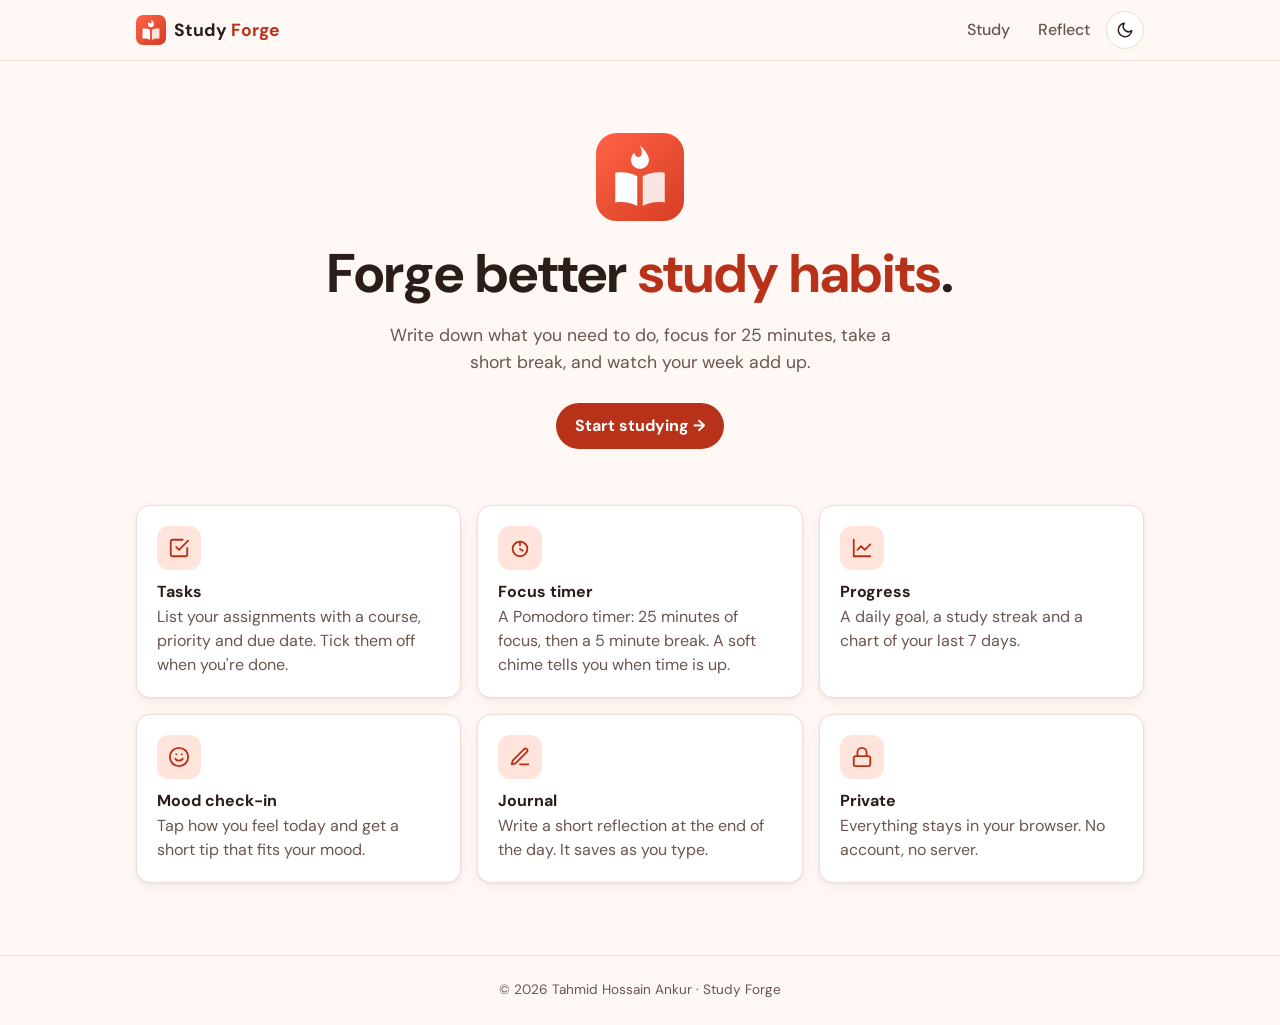
<file: index.html>
<!DOCTYPE html>
<html lang="en">
<head>
  <meta charset="UTF-8" />
  <meta name="viewport" content="width=device-width, initial-scale=1.0, viewport-fit=cover" />
  <title>Study Forge</title>
  <meta name="description" content="A simple study app for students: tasks, a focus timer, progress tracking and a daily journal." />
  <meta name="theme-color" content="#fff8f5" media="(prefers-color-scheme: light)" />
  <meta name="theme-color" content="#1b1412" media="(prefers-color-scheme: dark)" />
  <link rel="icon" href="icon.svg" />
  <link rel="manifest" href="manifest.json" />
  <link rel="apple-touch-icon" href="icons/apple-touch-icon.png" />
  <meta name="mobile-web-app-capable" content="yes" />
  <meta name="apple-mobile-web-app-capable" content="yes" />
  <meta name="apple-mobile-web-app-title" content="Study Forge" />
  <meta name="apple-mobile-web-app-status-bar-style" content="default" />
  <link rel="stylesheet" href="style.css" />
  <script src="script.js"></script>
</head>
<body>

  <header class="topbar">
    <div class="container">
      <a href="index.html" class="brand">
        <img src="icon.svg" alt="" />
        <span>Study <span class="brand-accent">Forge</span></span>
      </a>
      <nav class="nav">
        <a href="dashboard.html">Study</a>
        <a href="reflect.html">Reflect</a>
        <button class="theme-btn" id="theme-btn" aria-label="Toggle dark mode">
          <svg class="icon-moon" viewBox="0 0 24 24" fill="none" stroke="currentColor" stroke-width="2" stroke-linecap="round" stroke-linejoin="round"><path d="M21 12.8A9 9 0 1111.2 3a7 7 0 009.8 9.8z"/></svg>
          <svg class="icon-sun" viewBox="0 0 24 24" fill="none" stroke="currentColor" stroke-width="2" stroke-linecap="round" stroke-linejoin="round"><circle cx="12" cy="12" r="4"/><path d="M12 2v2M12 20v2M4.9 4.9l1.4 1.4M17.7 17.7l1.4 1.4M2 12h2M20 12h2M4.9 19.1l1.4-1.4M17.7 6.3l1.4-1.4"/></svg>
        </button>
      </nav>
    </div>
  </header>

  <main class="container">
    <section class="hero">
      <img class="hero-icon" src="icon.svg" alt="" />
      <h1>Forge better <em>study habits</em>.</h1>
      <p>Write down what you need to do, focus for 25 minutes, take a short break, and watch your week add up.</p>
      <a href="dashboard.html" class="btn btn-primary">Start studying →</a>
    </section>

    <section class="features">
      <div class="card feature">
        <div class="feature-icon"><svg viewBox="0 0 24 24" fill="none" stroke="currentColor" stroke-width="2" stroke-linecap="round" stroke-linejoin="round" aria-hidden="true"><path d="M9 11l3 3L22 4"/><path d="M21 12v7a2 2 0 01-2 2H5a2 2 0 01-2-2V5a2 2 0 012-2h11"/></svg></div>
        <h2 class="feature-title">Tasks</h2>
        <p>List your assignments with a course, priority and due date. Tick them off when you're done.</p>
      </div>
      <div class="card feature">
        <div class="feature-icon"><svg viewBox="0 0 24 24" fill="none" stroke="currentColor" stroke-width="2" stroke-linecap="round" stroke-linejoin="round" aria-hidden="true"><circle cx="12" cy="13" r="8"/><path d="M12 9V5"/><path d="M12 13l3 2"/></svg></div>
        <h2 class="feature-title">Focus timer</h2>
        <p>A Pomodoro timer: 25 minutes of focus, then a 5 minute break. A soft chime tells you when time is up.</p>
      </div>
      <div class="card feature">
        <div class="feature-icon"><svg viewBox="0 0 24 24" fill="none" stroke="currentColor" stroke-width="2" stroke-linecap="round" stroke-linejoin="round" aria-hidden="true"><path d="M3 3v18h18"/><path d="M7 14l4-4 4 4 6-6"/></svg></div>
        <h2 class="feature-title">Progress</h2>
        <p>A daily goal, a study streak and a chart of your last 7 days.</p>
      </div>
      <div class="card feature">
        <div class="feature-icon"><svg viewBox="0 0 24 24" fill="none" stroke="currentColor" stroke-width="2" stroke-linecap="round" stroke-linejoin="round" aria-hidden="true"><circle cx="12" cy="12" r="10"/><path d="M8 14s1.5 2 4 2 4-2 4-2"/><line x1="9" y1="9" x2="9.01" y2="9"/><line x1="15" y1="9" x2="15.01" y2="9"/></svg></div>
        <h2 class="feature-title">Mood check-in</h2>
        <p>Tap how you feel today and get a short tip that fits your mood.</p>
      </div>
      <div class="card feature">
        <div class="feature-icon"><svg viewBox="0 0 24 24" fill="none" stroke="currentColor" stroke-width="2" stroke-linecap="round" stroke-linejoin="round" aria-hidden="true"><path d="M12 20h9"/><path d="M16.5 3.5a2.1 2.1 0 013 3L7 19l-4 1 1-4z"/></svg></div>
        <h2 class="feature-title">Journal</h2>
        <p>Write a short reflection at the end of the day. It saves as you type.</p>
      </div>
      <div class="card feature">
        <div class="feature-icon"><svg viewBox="0 0 24 24" fill="none" stroke="currentColor" stroke-width="2" stroke-linecap="round" stroke-linejoin="round" aria-hidden="true"><rect x="3" y="11" width="18" height="11" rx="2"/><path d="M7 11V7a5 5 0 0110 0v4"/></svg></div>
        <h2 class="feature-title">Private</h2>
        <p>Everything stays in your browser. No account, no server.</p>
      </div>
    </section>
  </main>

  <footer class="footer">© 2026 Tahmid Hossain Ankur · Study Forge</footer>

</body>
</html>
</file>
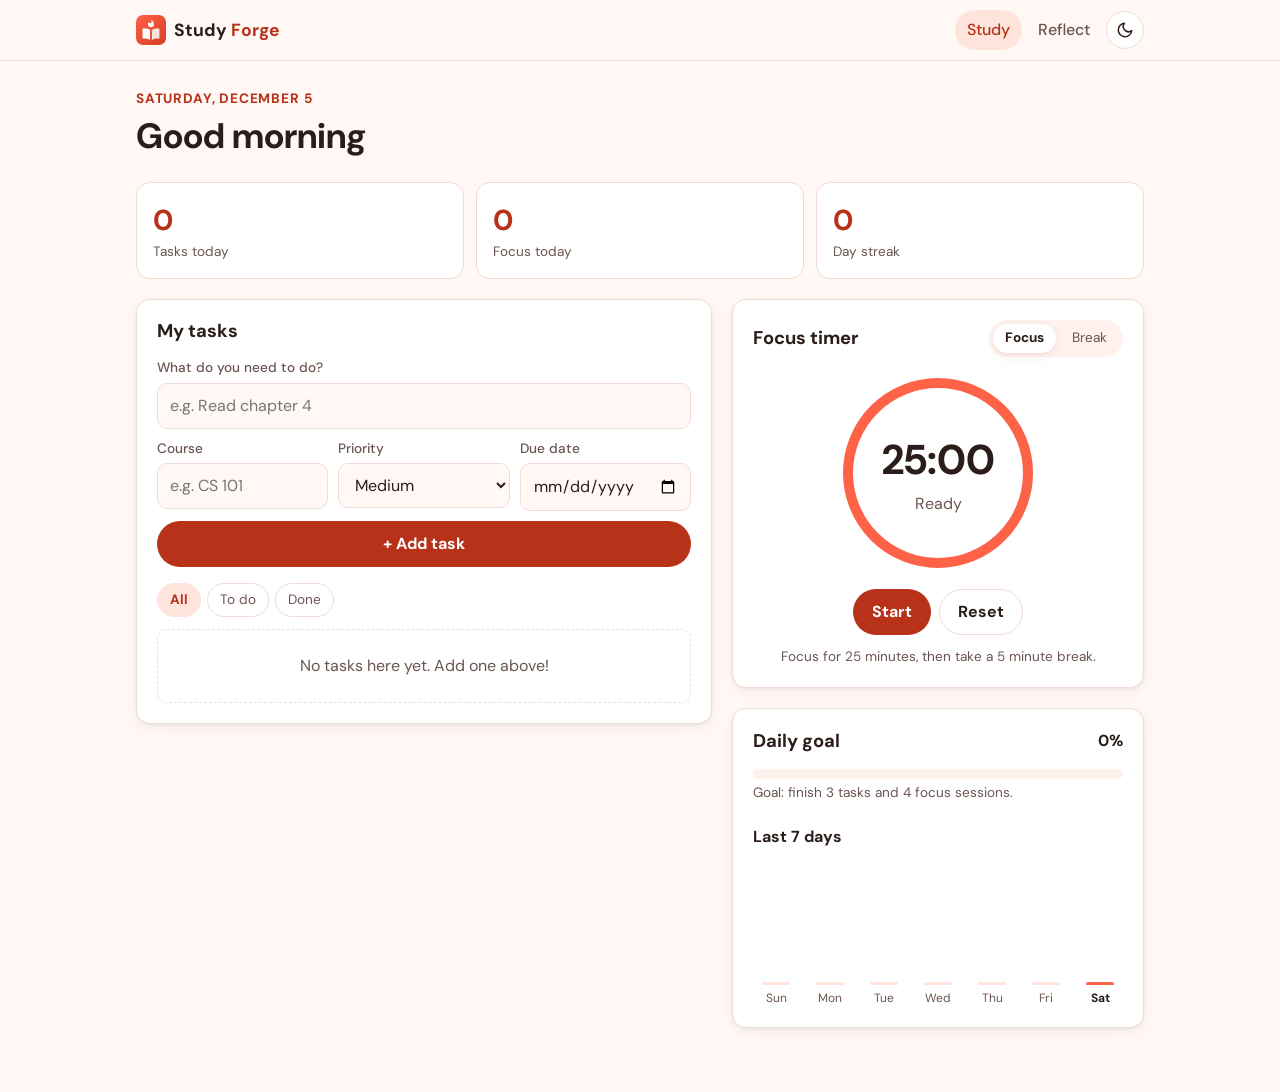
<file: dashboard.html>
<!DOCTYPE html>
<html lang="en">
<head>
  <meta charset="UTF-8" />
  <meta name="viewport" content="width=device-width, initial-scale=1.0, viewport-fit=cover" />
  <title>Study · Study Forge</title>
  <meta name="theme-color" content="#fff8f5" media="(prefers-color-scheme: light)" />
  <meta name="theme-color" content="#1b1412" media="(prefers-color-scheme: dark)" />
  <link rel="icon" href="icon.svg" />
  <link rel="manifest" href="manifest.json" />
  <link rel="apple-touch-icon" href="icons/apple-touch-icon.png" />
  <meta name="mobile-web-app-capable" content="yes" />
  <meta name="apple-mobile-web-app-capable" content="yes" />
  <meta name="apple-mobile-web-app-title" content="Study Forge" />
  <meta name="apple-mobile-web-app-status-bar-style" content="default" />
  <link rel="stylesheet" href="style.css" />
  <script src="script.js"></script>
</head>
<body>

  <header class="topbar">
    <div class="container">
      <a href="index.html" class="brand">
        <img src="icon.svg" alt="" />
        <span>Study <span class="brand-accent">Forge</span></span>
      </a>
      <nav class="nav">
        <a href="dashboard.html" class="active">Study</a>
        <a href="reflect.html">Reflect</a>
        <button class="theme-btn" id="theme-btn" aria-label="Toggle dark mode">
          <svg class="icon-moon" viewBox="0 0 24 24" fill="none" stroke="currentColor" stroke-width="2" stroke-linecap="round" stroke-linejoin="round"><path d="M21 12.8A9 9 0 1111.2 3a7 7 0 009.8 9.8z"/></svg>
          <svg class="icon-sun" viewBox="0 0 24 24" fill="none" stroke="currentColor" stroke-width="2" stroke-linecap="round" stroke-linejoin="round"><circle cx="12" cy="12" r="4"/><path d="M12 2v2M12 20v2M4.9 4.9l1.4 1.4M17.7 17.7l1.4 1.4M2 12h2M20 12h2M4.9 19.1l1.4-1.4M17.7 6.3l1.4-1.4"/></svg>
        </button>
      </nav>
    </div>
  </header>

  <main class="page">
    <div class="container">

      <div class="page-intro">
        <p class="date" id="today-date"></p>
        <h1 id="greeting">Hello!</h1>
      </div>

      <!-- Today's numbers -->
      <div class="stats">
        <div class="stat">
          <div class="stat-value" id="stat-tasks">0</div>
          <div class="stat-label">Tasks today</div>
        </div>
        <div class="stat">
          <div class="stat-value" id="stat-focus">0</div>
          <div class="stat-label">Focus today</div>
        </div>
        <div class="stat">
          <div class="stat-value" id="stat-streak">0</div>
          <div class="stat-label">Day streak</div>
        </div>
      </div>

      <div class="dashboard-grid">

        <!-- TASKS -->
        <section class="card">
          <div class="card-title">
            <h2>My tasks</h2>
          </div>

          <form id="task-form" class="task-form">
            <div class="full">
              <label for="task-title">What do you need to do?</label>
              <input type="text" id="task-title" placeholder="e.g. Read chapter 4" required />
            </div>
            <div>
              <label for="task-course">Course</label>
              <input type="text" id="task-course" placeholder="e.g. CS 101" />
            </div>
            <div>
              <label for="task-priority">Priority</label>
              <select id="task-priority">
                <option>Low</option>
                <option selected>Medium</option>
                <option>High</option>
              </select>
            </div>
            <div class="due">
              <label for="task-due">Due date</label>
              <input type="date" id="task-due" />
            </div>
            <button type="submit" class="btn btn-primary full">+ Add task</button>
          </form>

          <div class="filters" id="task-filters">
            <button class="filter active" data-filter="all">All</button>
            <button class="filter" data-filter="todo">To do</button>
            <button class="filter" data-filter="done">Done</button>
          </div>

          <ul class="task-list" id="task-list"></ul>
        </section>

        <div class="side-column">

          <!-- FOCUS TIMER -->
          <section class="card" id="timer-card">
            <div class="card-title">
              <h2>Focus timer</h2>
              <div class="modes">
                <button class="mode active" data-mode="focus">Focus</button>
                <button class="mode" data-mode="break">Break</button>
              </div>
            </div>

            <div class="timer-ring">
              <svg viewBox="0 0 200 200">
                <circle class="ring-track" cx="100" cy="100" r="90" />
                <circle class="ring-progress" id="timer-ring" cx="100" cy="100" r="90" />
              </svg>
              <div class="timer-center">
                <div class="timer-time" id="timer-time">25:00</div>
                <div class="muted" id="timer-status">Ready</div>
              </div>
            </div>

            <div class="timer-buttons">
              <button class="btn btn-primary" id="timer-start">Start</button>
              <button class="btn btn-secondary" id="timer-reset">Reset</button>
            </div>
            <p class="timer-note">Focus for 25 minutes, then take a 5 minute break.</p>
          </section>

          <!-- PROGRESS -->
          <section class="card">
            <div class="card-title">
              <h2>Daily goal</h2>
              <strong id="goal-percent">0%</strong>
            </div>
            <div class="goal-bar"><div class="goal-fill" id="goal-fill"></div></div>
            <p class="muted" style="font-size: 0.85rem;">Goal: finish 3 tasks and 4 focus sessions.</p>

            <h3 style="margin-top: 24px;">Last 7 days</h3>
            <div class="chart" id="week-chart"></div>
          </section>

        </div>
      </div>
    </div>
  </main>

</body>
</html>
</file>
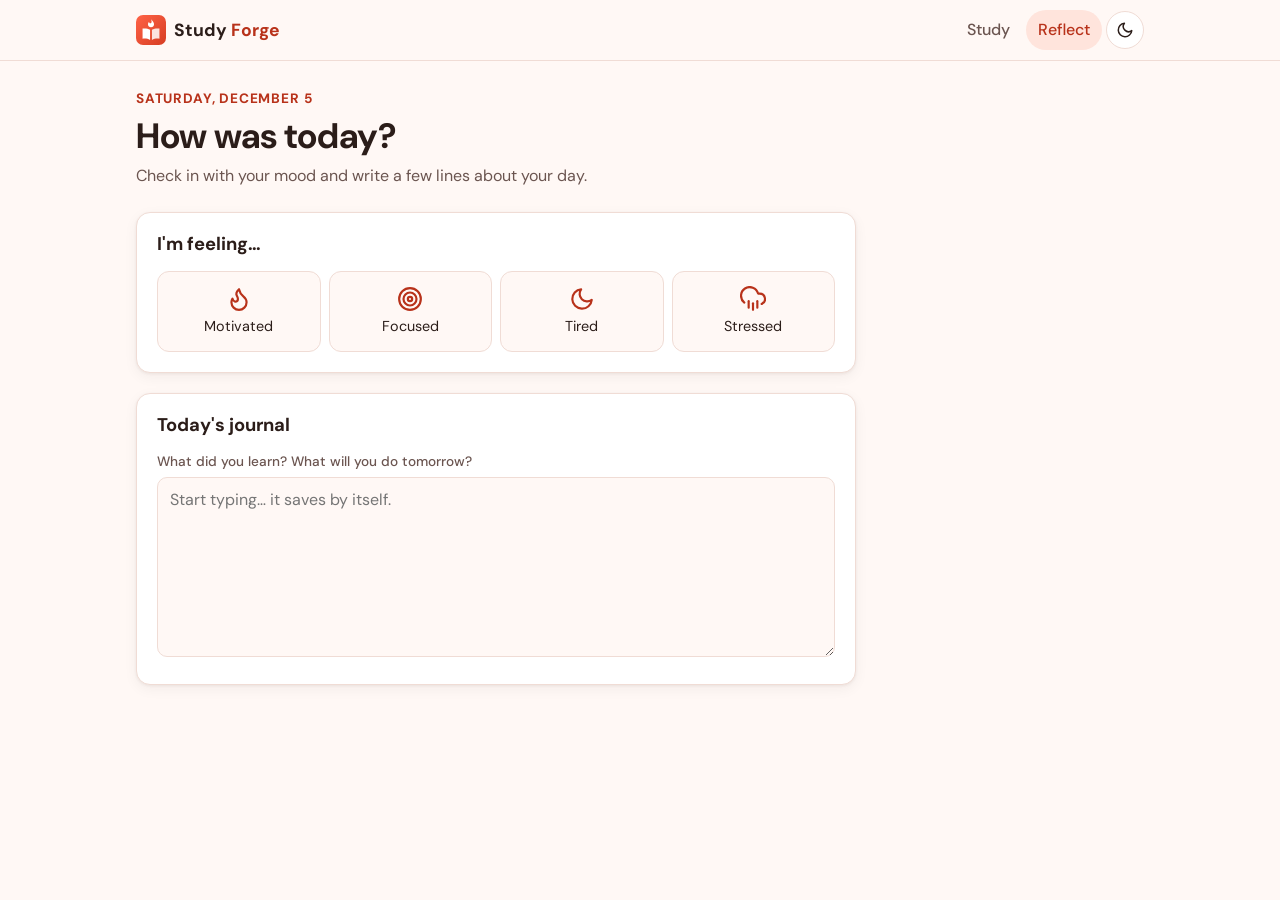
<file: reflect.html>
<!DOCTYPE html>
<html lang="en">
<head>
  <meta charset="UTF-8" />
  <meta name="viewport" content="width=device-width, initial-scale=1.0, viewport-fit=cover" />
  <title>Reflect · Study Forge</title>
  <meta name="theme-color" content="#fff8f5" media="(prefers-color-scheme: light)" />
  <meta name="theme-color" content="#1b1412" media="(prefers-color-scheme: dark)" />
  <link rel="icon" href="icon.svg" />
  <link rel="manifest" href="manifest.json" />
  <link rel="apple-touch-icon" href="icons/apple-touch-icon.png" />
  <meta name="mobile-web-app-capable" content="yes" />
  <meta name="apple-mobile-web-app-capable" content="yes" />
  <meta name="apple-mobile-web-app-title" content="Study Forge" />
  <meta name="apple-mobile-web-app-status-bar-style" content="default" />
  <link rel="stylesheet" href="style.css" />
  <script src="script.js"></script>
</head>
<body>

  <header class="topbar">
    <div class="container">
      <a href="index.html" class="brand">
        <img src="icon.svg" alt="" />
        <span>Study <span class="brand-accent">Forge</span></span>
      </a>
      <nav class="nav">
        <a href="dashboard.html">Study</a>
        <a href="reflect.html" class="active">Reflect</a>
        <button class="theme-btn" id="theme-btn" aria-label="Toggle dark mode">
          <svg class="icon-moon" viewBox="0 0 24 24" fill="none" stroke="currentColor" stroke-width="2" stroke-linecap="round" stroke-linejoin="round"><path d="M21 12.8A9 9 0 1111.2 3a7 7 0 009.8 9.8z"/></svg>
          <svg class="icon-sun" viewBox="0 0 24 24" fill="none" stroke="currentColor" stroke-width="2" stroke-linecap="round" stroke-linejoin="round"><circle cx="12" cy="12" r="4"/><path d="M12 2v2M12 20v2M4.9 4.9l1.4 1.4M17.7 17.7l1.4 1.4M2 12h2M20 12h2M4.9 19.1l1.4-1.4M17.7 6.3l1.4-1.4"/></svg>
        </button>
      </nav>
    </div>
  </header>

  <main class="page">
    <div class="container">

      <div class="page-intro">
        <p class="date" id="today-date"></p>
        <h1>How was today?</h1>
        <p class="muted">Check in with your mood and write a few lines about your day.</p>
      </div>

      <div class="reflect-grid">

        <!-- MOOD -->
        <section class="card">
          <div class="card-title">
            <h2>I'm feeling…</h2>
          </div>
          <div class="moods" id="moods">
            <button class="mood" data-mood="Motivated"><svg viewBox="0 0 24 24" fill="none" stroke="currentColor" stroke-width="2" stroke-linecap="round" stroke-linejoin="round" aria-hidden="true"><path d="M8.5 14.5A2.5 2.5 0 0011 12c0-1.4-.5-2-1-3-1.1-2.1-.2-4 2-6 .5 2.5 2 4.9 4 6.5 2 1.6 3 3.5 3 5.5a7 7 0 11-14 0c0-1.2.4-2.3 1-3.3.3 1.2 1.2 2.3 2.5 2.8z"/></svg>Motivated</button>
            <button class="mood" data-mood="Focused"><svg viewBox="0 0 24 24" fill="none" stroke="currentColor" stroke-width="2" stroke-linecap="round" stroke-linejoin="round" aria-hidden="true"><circle cx="12" cy="12" r="10"/><circle cx="12" cy="12" r="6"/><circle cx="12" cy="12" r="2"/></svg>Focused</button>
            <button class="mood" data-mood="Tired"><svg viewBox="0 0 24 24" fill="none" stroke="currentColor" stroke-width="2" stroke-linecap="round" stroke-linejoin="round" aria-hidden="true"><path d="M21 12.8A9 9 0 1111.2 3a7 7 0 009.8 9.8z"/></svg>Tired</button>
            <button class="mood" data-mood="Stressed"><svg viewBox="0 0 24 24" fill="none" stroke="currentColor" stroke-width="2" stroke-linecap="round" stroke-linejoin="round" aria-hidden="true"><path d="M20 16.6A5 5 0 0018 7h-1.3A8 8 0 104 15.3"/><path d="M16 14v6"/><path d="M8 14v6"/><path d="M12 16v6"/></svg>Stressed</button>
          </div>
          <p class="mood-message" id="mood-message" hidden></p>
        </section>

        <!-- JOURNAL -->
        <section class="card">
          <div class="card-title">
            <h2>Today's journal</h2>
            <span class="saved-note" id="saved-note">Saved</span>
          </div>
          <label for="journal-text">What did you learn? What will you do tomorrow?</label>
          <textarea id="journal-text" placeholder="Start typing… it saves by itself."></textarea>
        </section>

        <!-- PAST ENTRIES -->
        <section class="card" id="past-entries-card" hidden>
          <div class="card-title">
            <h2>Past entries</h2>
          </div>
          <div id="past-entries"></div>
        </section>

      </div>
    </div>
  </main>

</body>
</html>
</file>
<file: style.css>
/* ============================================================
   Study Forge styles
   1. Colors and sizes (change the theme here)
   2. Base page styles
   3. Top bar
   4. Buttons and form fields
   5. Cards and stats
   6. Tasks
   7. Focus timer
   8. Progress
   9. Mood and journal
   10. Landing page
   11. Toast message
   12. Small screens
   ============================================================ */

@import url('https://fonts.googleapis.com/css2?family=DM+Sans:opsz,wght@9..40,400;9..40,500;9..40,700&display=swap');

/* ---------- 1. Colors and sizes ---------- */
:root {
  --bg: #fff8f5;
  --surface: #ffffff;
  --surface-2: #fff1ec;
  --text: #2b1d19;
  --text-2: #6b5550;
  --border: #f0dcd5;

  --tomato: #ff6347;          /* the main brand color */
  --tomato-strong: #b8321a;   /* darker tomato, readable as text and on buttons */
  --tomato-soft: #ffe4dc;     /* light tomato for backgrounds */
  --on-tomato: #ffffff;       /* text color on top of tomato */

  --green: #24734a;
  --green-soft: #e1f4e8;
  --amber: #a5670f;
  --amber-soft: #fdf0d9;

  --radius: 14px;
  --shadow: 0 1px 3px rgba(43, 29, 25, 0.06), 0 4px 14px rgba(43, 29, 25, 0.05);
  --font: 'DM Sans', system-ui, -apple-system, sans-serif;
}

[data-theme="dark"] {
  --bg: #1b1412;
  --surface: #251c19;
  --surface-2: #2f2420;
  --text: #f7ece8;
  --text-2: #c2aea8;
  --border: #3d2f2a;

  --tomato: #ff7a5f;
  --tomato-strong: #ff7a5f;
  --tomato-soft: #3a221c;
  --on-tomato: #1b1412;

  --green: #5fd08a;
  --green-soft: #1d3326;
  --amber: #f0b859;
  --amber-soft: #33291a;

  --shadow: 0 1px 3px rgba(0, 0, 0, 0.3);
}

/* ---------- 2. Base page styles ---------- */
* { box-sizing: border-box; margin: 0; padding: 0; }

body {
  font-family: var(--font);
  background: var(--bg);
  color: var(--text);
  line-height: 1.5;
  -webkit-font-smoothing: antialiased;
  -webkit-text-size-adjust: 100%;
  -webkit-tap-highlight-color: transparent;
}

h1, h2, h3 { line-height: 1.2; font-weight: 700; }
h1 { font-size: clamp(1.7rem, 4vw, 2.2rem); }
h2 { font-size: 1.15rem; }
h3 { font-size: 1rem; }

a { color: var(--tomato-strong); }
img, svg { display: block; }

.container {
  max-width: 1040px;
  margin: 0 auto;
  padding: 0 max(16px, env(safe-area-inset-right)) 0 max(16px, env(safe-area-inset-left));
}

.page { padding: 28px 0 calc(64px + env(safe-area-inset-bottom)); }

.muted { color: var(--text-2); }

.page-intro { margin-bottom: 24px; }
.page-intro .muted { margin-top: 6px; }

.date {
  font-size: 0.85rem;
  font-weight: 700;
  color: var(--tomato-strong);
  text-transform: uppercase;
  letter-spacing: 0.06em;
  margin-bottom: 6px;
}

:focus-visible {
  outline: 3px solid var(--tomato);
  outline-offset: 2px;
}

/* ---------- 3. Top bar ---------- */
.topbar {
  position: sticky;
  top: 0;
  z-index: 10;
  background: var(--bg);
  border-bottom: 1px solid var(--border);
  padding-top: env(safe-area-inset-top);
}

.topbar .container {
  display: flex;
  align-items: center;
  justify-content: space-between;
  gap: 12px;
  height: 60px;
}

.brand {
  display: flex;
  align-items: center;
  gap: 8px;
  font-weight: 700;
  font-size: 1.1rem;
  color: var(--text);
  text-decoration: none;
}

.brand img { width: 30px; height: 30px; }
.brand-accent { color: var(--tomato-strong); }

.nav {
  display: flex;
  align-items: center;
  gap: 4px;
}

.nav a {
  padding: 8px 12px;
  border-radius: 999px;
  color: var(--text-2);
  font-weight: 500;
  text-decoration: none;
}

.nav a:hover { color: var(--text); background: var(--surface-2); }
.nav a.active { color: var(--tomato-strong); background: var(--tomato-soft); }

/* Dark mode button: CSS shows the moon in light mode and the sun in dark mode */
.theme-btn {
  width: 38px;
  height: 38px;
  display: grid;
  place-items: center;
  border: 1px solid var(--border);
  border-radius: 50%;
  background: var(--surface);
  color: var(--text);
  cursor: pointer;
}

.theme-btn svg { width: 18px; height: 18px; }
.theme-btn .icon-sun { display: none; }
[data-theme="dark"] .theme-btn .icon-sun { display: block; }
[data-theme="dark"] .theme-btn .icon-moon { display: none; }

/* ---------- 4. Buttons and form fields ---------- */
.btn {
  display: inline-flex;
  align-items: center;
  justify-content: center;
  gap: 6px;
  padding: 10px 18px;
  border: 1px solid transparent;
  border-radius: 999px;
  font: inherit;
  font-weight: 700;
  text-decoration: none;
  cursor: pointer;
  transition: background 0.15s, transform 0.1s;
}

.btn:active { transform: scale(0.97); }

.btn-primary { background: var(--tomato-strong); color: var(--on-tomato); }
.btn-primary:hover { filter: brightness(1.08); }

.btn-secondary {
  background: var(--surface);
  color: var(--text);
  border-color: var(--border);
}
.btn-secondary:hover { background: var(--surface-2); }

label {
  display: block;
  font-size: 0.85rem;
  font-weight: 500;
  color: var(--text-2);
  margin-bottom: 4px;
}

input, select, textarea {
  width: 100%;
  padding: 10px 12px;
  border: 1px solid var(--border);
  border-radius: 10px;
  background: var(--bg);
  color: var(--text);
  font: inherit;
  min-height: 44px;
}

input:focus, select:focus, textarea:focus {
  outline: none;
  border-color: var(--tomato);
  box-shadow: 0 0 0 3px var(--tomato-soft);
}

/* ---------- 5. Cards and stats ---------- */
.card {
  background: var(--surface);
  border: 1px solid var(--border);
  border-radius: var(--radius);
  box-shadow: var(--shadow);
  padding: 20px;
}

.card-title {
  display: flex;
  align-items: center;
  justify-content: space-between;
  gap: 8px;
  margin-bottom: 16px;
}

.stats {
  display: grid;
  grid-template-columns: repeat(3, 1fr);
  gap: 12px;
  margin-bottom: 20px;
}

.stat {
  background: var(--surface);
  border: 1px solid var(--border);
  border-radius: var(--radius);
  padding: 16px;
}

.stat-value {
  font-size: 1.8rem;
  font-weight: 700;
  color: var(--tomato-strong);
}

.stat-label { font-size: 0.85rem; color: var(--text-2); }

/* Dashboard layout: tasks on the left, timer + progress on the right */
.dashboard-grid {
  display: grid;
  grid-template-columns: 1.4fr 1fr;
  gap: 20px;
  align-items: start;
}

.side-column {
  display: grid;
  gap: 20px;
}

/* ---------- 6. Tasks ---------- */
.task-form {
  display: grid;
  grid-template-columns: 1fr 1fr 1fr;
  gap: 10px;
  margin-bottom: 16px;
}

.task-form .full { grid-column: 1 / -1; }

.filters {
  display: flex;
  flex-wrap: wrap;
  gap: 6px;
  margin-bottom: 12px;
}

.filter {
  padding: 6px 12px;
  border: 1px solid var(--border);
  border-radius: 999px;
  background: transparent;
  color: var(--text-2);
  font: inherit;
  font-size: 0.85rem;
  cursor: pointer;
}

.filter.active {
  background: var(--tomato-soft);
  border-color: var(--tomato-soft);
  color: var(--tomato-strong);
  font-weight: 700;
}

.task-list { list-style: none; display: grid; gap: 8px; }

.task {
  display: flex;
  align-items: center;
  gap: 12px;
  padding: 12px;
  border: 1px solid var(--border);
  border-radius: 10px;
  background: var(--bg);
}

.task input[type="checkbox"] {
  width: 20px;
  height: 20px;
  flex-shrink: 0;
  accent-color: var(--tomato-strong);
  cursor: pointer;
}

.task-text { flex: 1; min-width: 0; }
.task-title { font-weight: 500; overflow-wrap: anywhere; }
.task-meta { font-size: 0.8rem; color: var(--text-2); margin-top: 2px; }

.task.done .task-title { text-decoration: line-through; color: var(--text-2); }

.badge {
  display: inline-block;
  padding: 1px 8px;
  border-radius: 999px;
  font-size: 0.75rem;
  font-weight: 700;
}
.badge-high { background: var(--tomato-soft); color: var(--tomato-strong); }
.badge-medium { background: var(--amber-soft); color: var(--amber); }
.badge-low { background: var(--green-soft); color: var(--green); }

.delete-btn {
  border: none;
  background: none;
  color: var(--text-2);
  font: inherit;
  font-size: 0.85rem;
  cursor: pointer;
  padding: 4px 6px;
  border-radius: 6px;
}
.delete-btn:hover { color: var(--tomato-strong); background: var(--tomato-soft); }

.empty {
  text-align: center;
  padding: 24px;
  color: var(--text-2);
  border: 1px dashed var(--border);
  border-radius: 10px;
}

/* ---------- 7. Focus timer ---------- */
.modes {
  display: flex;
  gap: 4px;
  padding: 4px;
  background: var(--surface-2);
  border-radius: 999px;
}

.mode {
  padding: 4px 12px;
  border: none;
  border-radius: 999px;
  background: transparent;
  color: var(--text-2);
  font: inherit;
  font-size: 0.85rem;
  cursor: pointer;
}

.mode.active { background: var(--surface); color: var(--text); font-weight: 700; box-shadow: var(--shadow); }

.timer-ring {
  position: relative;
  width: 200px;
  height: 200px;
  margin: 8px auto 16px;
}

.timer-ring svg { width: 100%; height: 100%; transform: rotate(-90deg); }
.ring-track { fill: none; stroke: var(--surface-2); stroke-width: 10; }
.ring-progress {
  fill: none;
  stroke: var(--tomato);
  stroke-width: 10;
  stroke-linecap: round;
  transition: stroke-dashoffset 0.5s linear;
}
.break-mode .ring-progress { stroke: var(--green); }

.timer-center {
  position: absolute;
  inset: 0;
  display: grid;
  place-content: center;
  text-align: center;
}

.timer-time {
  font-size: 2.6rem;
  font-weight: 700;
  font-variant-numeric: tabular-nums;
}

.timer-buttons { display: flex; justify-content: center; gap: 8px; }
.timer-note { text-align: center; font-size: 0.85rem; color: var(--text-2); margin-top: 12px; }

/* ---------- 8. Progress ---------- */
.goal-bar {
  height: 10px;
  background: var(--surface-2);
  border-radius: 999px;
  overflow: hidden;
  margin: 8px 0 4px;
}

.goal-fill {
  height: 100%;
  width: 0;
  background: var(--tomato);
  border-radius: 999px;
  transition: width 0.4s;
}

.chart {
  display: flex;
  align-items: flex-end;
  gap: 8px;
  height: 140px;
  margin-top: 20px;
}

.chart-col {
  flex: 1;
  height: 100%;
  display: flex;
  flex-direction: column;
  justify-content: flex-end;
  align-items: center;
  gap: 4px;
  font-size: 0.75rem;
  color: var(--text-2);
}

.chart-bar {
  width: 100%;
  max-width: 28px;
  min-height: 3px;
  background: var(--tomato-soft);
  border-radius: 6px 6px 2px 2px;
}

.chart-col.today .chart-bar { background: var(--tomato); }
.chart-col.today { color: var(--text); font-weight: 700; }

/* ---------- 9. Mood and journal ---------- */
.reflect-grid { display: grid; gap: 20px; max-width: 720px; }

.moods {
  display: grid;
  grid-template-columns: repeat(4, 1fr);
  gap: 8px;
}

.mood {
  display: grid;
  justify-items: center;
  gap: 4px;
  padding: 14px 8px;
  border: 1px solid var(--border);
  border-radius: 12px;
  background: var(--bg);
  color: var(--text);
  font: inherit;
  font-size: 0.9rem;
  cursor: pointer;
}

.mood svg { width: 26px; height: 26px; color: var(--tomato-strong); }
.mood:hover { border-color: var(--tomato); }
.mood.selected { border-color: var(--tomato); background: var(--tomato-soft); font-weight: 700; }

.mood-message {
  margin-top: 14px;
  padding: 14px;
  background: var(--tomato-soft);
  border-radius: 10px;
}

textarea { min-height: 180px; resize: vertical; }

.saved-note { font-size: 0.85rem; color: var(--green); opacity: 0; transition: opacity 0.3s; }
.saved-note.visible { opacity: 1; }

.entry { padding: 14px 0; border-top: 1px solid var(--border); }
.entry-date { font-size: 0.85rem; font-weight: 700; color: var(--tomato-strong); margin-bottom: 4px; }
.entry-text { white-space: pre-wrap; overflow-wrap: anywhere; }

/* ---------- 10. Landing page ---------- */
.hero {
  padding: 72px 0 56px;
  text-align: center;
}

.hero-icon { width: 88px; height: 88px; margin: 0 auto 20px; }

.hero h1 {
  font-size: clamp(2.2rem, 6vw, 3.4rem);
  max-width: 640px;
  margin: 0 auto;
}

.hero h1 em { font-style: normal; color: var(--tomato-strong); }

.hero p {
  max-width: 520px;
  margin: 16px auto 28px;
  font-size: 1.1rem;
  color: var(--text-2);
}

.features {
  display: grid;
  grid-template-columns: repeat(3, 1fr);
  gap: 16px;
  padding-bottom: 72px;
}

.feature-icon {
  width: 44px;
  height: 44px;
  display: grid;
  place-items: center;
  margin-bottom: 12px;
  border-radius: 12px;
  background: var(--tomato-soft);
  color: var(--tomato-strong);
}
.feature-icon svg { width: 22px; height: 22px; }
.feature-title { font-size: 1rem; }
.feature p { color: var(--text-2); margin-top: 4px; }

.footer {
  text-align: center;
  padding: 24px 16px;
  font-size: 0.85rem;
  color: var(--text-2);
  border-top: 1px solid var(--border);
}

/* ---------- 11. Toast message ---------- */
.toast {
  position: fixed;
  left: 50%;
  bottom: 24px;
  transform: translate(-50%, 20px);
  padding: 10px 18px;
  background: var(--text);
  color: var(--bg);
  border-radius: 999px;
  font-weight: 500;
  opacity: 0;
  pointer-events: none;
  transition: opacity 0.2s, transform 0.2s;
  z-index: 20;
}

.toast.visible { opacity: 1; transform: translate(-50%, 0); }

/* ---------- 12. Small screens ---------- */
@media (max-width: 820px) {
  .dashboard-grid { grid-template-columns: 1fr; }
  .features { grid-template-columns: 1fr; }
}

@media (max-width: 520px) {
  .page { padding-top: 20px; }
  .stats { gap: 8px; }
  .filter, .mode, .delete-btn { min-height: 40px; }
  .mode { padding: 4px 16px; }
  .timer-buttons .btn { flex: 1; min-height: 48px; }
  .card { padding: 16px; }
  .stat { padding: 12px; }
  .stat-value { font-size: 1.4rem; }
  .task-form { grid-template-columns: 1fr 1fr; }
  .task-form .due { grid-column: 1 / -1; }
  .moods { grid-template-columns: repeat(2, 1fr); }
  .brand span { display: none; }
}
</file>
